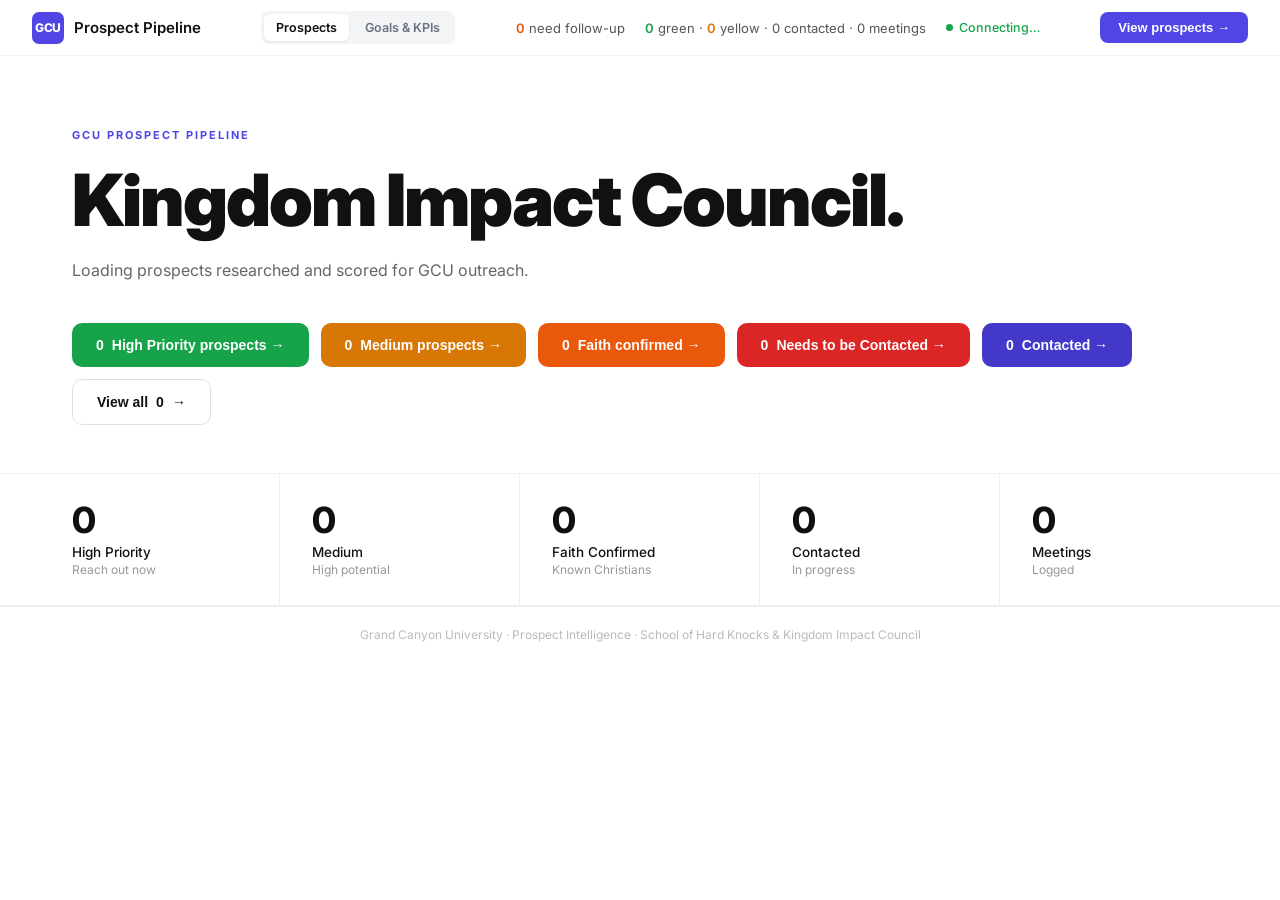
<file: index.html>
<!DOCTYPE html>
<html lang="en">
<head>
<meta charset="UTF-8"/>
<meta name="viewport" content="width=device-width, initial-scale=1.0"/>
<title>GCU Prospect Pipeline</title>
<link rel="preconnect" href="https://fonts.googleapis.com"/>
<link href="https://fonts.googleapis.com/css2?family=Inter:wght@300;400;500;600;700;800;900&display=swap" rel="stylesheet"/>
<link rel="stylesheet" href="styles.css"/>
</head>
<body>

<!-- Shown if config.js hasn't been connected to a Supabase project yet -->
<div id="connection-banner" class="connection-banner" style="display:none">
  Not connected to a database yet — changes won't save or sync. See README.md to finish setup.
</div>

<!-- NAV -->
<nav class="nav">
  <div class="nav-logo" onclick="showHero()">
    <div class="nav-logo-box">GCU</div>
    <span class="nav-logo-text" id="nav-logo-text">Prospect Pipeline</span>
  </div>
  <div class="nav-tabs">
    <button class="nav-tab" id="tab-prospects" onclick="showSection('prospects')">Prospects</button>
    <button class="nav-tab" id="tab-goals" onclick="showSection('goals')">Goals &amp; KPIs</button>
  </div>
  <div class="nav-center" id="nav-stats">
    <span><span class="nav-dot-orange" id="nav-followup">0</span> need follow-up</span>
    <span><span class="nav-dot-green" id="nav-green">0</span> green · <span class="nav-dot-yellow" id="nav-yellow">0</span> yellow · <span id="nav-contacted">0</span> contacted · <span id="nav-meetings">0</span> meetings</span>
    <span class="nav-live"><span class="nav-live-dot" id="nav-live-dot"></span><span id="nav-live-label">Connecting…</span></span>
  </div>
  <button class="btn-view-prospects" onclick="showList('all')">View prospects →</button>
</nav>

<!-- HERO PAGE -->
<div id="page-hero">
  <div class="hero">
    <div class="hero-label" id="hero-label">GCU Prospect Pipeline</div>
    <div class="hero-title" id="hero-title">Kingdom Impact Council.</div>
    <div class="hero-sub" id="hero-sub">Loading prospects researched and scored for GCU outreach.</div>
    <div class="hero-ctas">
      <button class="cta-btn cta-green" onclick="showList('high')"><span id="cta-green-count">0</span> High Priority prospects →</button>
      <button class="cta-btn cta-yellow" onclick="showList('medium')"><span id="cta-yellow-count">0</span> Medium prospects →</button>
      <button class="cta-btn cta-orange" onclick="showList('faith')"><span id="cta-faith-count">0</span> Faith confirmed →</button>
      <button class="cta-btn cta-red" onclick="showList('needscontact')"><span id="cta-needed-count">0</span> Needs to be Contacted →</button>
      <button class="cta-btn cta-blue" onclick="showList('contacted')"><span id="cta-contacted-count">0</span> Contacted →</button>
      <button class="cta-btn cta-outline" onclick="showList('all')">View all <span id="cta-all-count">0</span> →</button>
    </div>
  </div>
  <div class="stat-bar">
    <div class="stat-bar-inner">
      <div class="stat-tile">
        <div class="stat-num" id="st-high">0</div>
        <div class="stat-name">High Priority</div>
        <div class="stat-desc">Reach out now</div>
      </div>
      <div class="stat-tile">
        <div class="stat-num" id="st-medium">0</div>
        <div class="stat-name">Medium</div>
        <div class="stat-desc">High potential</div>
      </div>
      <div class="stat-tile">
        <div class="stat-num" id="st-faith">0</div>
        <div class="stat-name">Faith Confirmed</div>
        <div class="stat-desc">Known Christians</div>
      </div>
      <div class="stat-tile">
        <div class="stat-num" id="st-contacted">0</div>
        <div class="stat-name">Contacted</div>
        <div class="stat-desc">In progress</div>
      </div>
      <div class="stat-tile">
        <div class="stat-num" id="st-meetings">0</div>
        <div class="stat-name">Meetings</div>
        <div class="stat-desc">Logged</div>
      </div>
    </div>
  </div>
</div>

<!-- LIST VIEW -->
<div class="list-view" id="page-list">
  <div class="list-header">
    <div>
      <button class="list-back" onclick="showHero()">← Back</button>
      <div class="list-title-row" style="margin-top:8px">
        <div class="list-title" id="list-title">All Prospects</div>
        <span class="list-count-badge badge-all" id="list-badge">0</span>
      </div>
    </div>
    <button class="add-btn" onclick="openForm()">+ Add Prospect</button>
  </div>
  <div class="list-controls">
    <input class="list-search" id="list-search" placeholder="Search name, company, category…" oninput="renderList()">
    <select class="list-filter" id="list-cat" onchange="renderList()"><option value="">All Categories</option></select>
    <select class="list-filter" id="list-source" onchange="renderList()">
      <option value="">Both Lists</option>
      <option value="SOHK">School of Hard Knocks</option>
      <option value="KIC">Kingdom Impact Council</option>
    </select>
    <select class="list-filter" id="list-faith" onchange="renderList()">
      <option value="">All Prospects</option>
      <option value="faith">Faith Confirmed</option>
    </select>
    <select class="list-filter" id="list-az" onchange="renderList()">
      <option value="">All Locations</option>
      <option value="az">Arizona Only</option>
    </select>
    <select class="list-filter" id="list-tier" onchange="renderList()">
      <option value="">All Tiers</option>
      <option value="Whale">Whale</option>
      <option value="Review">Review</option>
      <option value="Contact">Contact</option>
    </select>
    <select class="list-filter" id="list-stage" onchange="renderList()">
      <option value="">All Stages</option>
      <option value="none">Not Started</option>
      <option value="Needs to be Contacted">Needs to be Contacted</option>
      <option value="Emailed">Emailed</option>
      <option value="Interested">Interested</option>
      <option value="Met with">Met with</option>
      <option value="Confirmed">Confirmed</option>
    </select>
    <select class="list-filter" id="list-followup" onchange="renderList()">
      <option value="">All</option>
      <option value="followup">Needs Follow-up</option>
    </select>
    <input type="text" id="email-search" class="list-filter" placeholder="Search by email..." oninput="renderList()" style="width:160px"/>
  </div>
  <div class="prospect-list" id="prospect-list"></div>
</div>

<!-- DETAIL VIEW -->
<div class="detail-view" id="page-detail">
  <button class="detail-back" id="detail-back-btn" onclick="showList()">← Back to prospects</button>
  <div class="detail-nav">
    <div>
      <div class="detail-name" id="d-name"></div>
      <div class="detail-role" id="d-role"></div>
      <div class="detail-org" id="d-org"></div>
    </div>
    <div style="display:flex;flex-direction:column;align-items:flex-end;gap:10px">
      <div class="detail-progress-wrap">
        <span id="d-score-label"></span>
        <div class="detail-progress-bar"><div class="detail-progress-fill" id="d-progress"></div></div>
        <span>out of 100</span>
      </div>
      <div class="detail-nav-arrows">
        <button class="arrow-btn" id="btn-prev" onclick="navigateDetail(-1)">← Prev</button>
        <span class="arrow-counter" id="d-counter"></span>
        <button class="arrow-btn" id="btn-next" onclick="navigateDetail(1)">Next →</button>
      </div>
    </div>
  </div>
  <div class="detail-badges" id="d-badges"></div>
  <div class="detail-body">
    <div class="detail-main">
      <div>
        <div class="detail-origin-notes" id="d-origin-notes"></div>
        <div class="detail-notable" id="d-notable" style="display:none"></div>
        <div class="detail-section-label">BIOGRAPHY</div>
        <div class="detail-bio" id="d-bio"></div>
      </div>

      <div>
        <div class="detail-section-label">TOUCHPOINTS</div>
        <div class="touchpoint-last" id="d-touchpoints-last"></div>
        <div class="touchpoint-list" id="d-touchpoints-list"></div>
        <div class="touchpoint-form">
          <select id="tp-type" class="touchpoint-select">
            <option>Email</option><option>Call</option><option>Meeting</option><option>Text</option><option>Other</option>
          </select>
          <input type="date" id="tp-date" class="touchpoint-date"/>
          <input type="text" id="tp-logged-by" class="touchpoint-name" placeholder="Logged by…"/>
          <textarea id="tp-note" class="touchpoint-note-input" placeholder="What happened? (optional)"></textarea>
          <button class="touchpoint-add-btn" onclick="addTouchpoint()">+ Log Touchpoint</button>
        </div>
      </div>

      <div>
        <div class="detail-section-label">RECENT NEWS</div>
        <div class="detail-news-box" id="d-news"></div>
      </div>
      <div id="d-verified-wrap" style="display:none">
        <div class="detail-section-label">VERIFIED SOURCES & ARTICLES</div>
        <div class="detail-verified-box" id="d-verified"></div>
      </div>
    </div>
    <div class="detail-sidebar">
      <div class="sidebar-card sidebar-card-high" id="d-approach-card">
        <div class="sidebar-card-label">BEST APPROACH</div>
        <div class="sidebar-card-text" id="d-approach"></div>
      </div>
      <div class="sidebar-card" id="d-draftemail-card" style="display:none">
        <div class="sidebar-card-label">DRAFT EMAIL</div>
        <div class="sidebar-card-text" id="d-draftemail" style="white-space:pre-wrap"></div>
        <button class="email-save-btn" id="d-draftemail-copy" onclick="copyDraftEmail()">Copy Draft</button>
      </div>
      <div class="sidebar-card" id="d-contact-card">
        <div class="sidebar-card-label">CONTACT INFORMATION</div>
        <div class="email-input-wrap">
          <label>Primary Email</label>
          <div id="d-email1-display" class="email-locked-display" style="display:none" ondblclick="unlockEmail(1)">
            <span class="email-lock-icon">&#9679;</span>
            <span class="email-val" id="d-email1-val"></span>
            <span class="email-hint">double-click to edit</span>
          </div>
          <input type="email" class="email-edit-input" id="d-email1" placeholder="Enter email address..."/>
        </div>
        <div class="email-input-wrap">
          <label>Secondary Email</label>
          <div id="d-email2-display" class="email-locked-display" style="display:none" ondblclick="unlockEmail(2)">
            <span class="email-lock-icon">&#9679;</span>
            <span class="email-val" id="d-email2-val"></span>
            <span class="email-hint">double-click to edit</span>
          </div>
          <input type="email" class="email-edit-input" id="d-email2" placeholder="Enter secondary email..."/>
        </div>
        <button class="email-save-btn" id="email-save-btn" onclick="saveEmails()">Save Emails</button>
      </div>
      <div class="sidebar-card" id="d-gcu-card">
        <div class="sidebar-card-label">GCU CONNECTION</div>
        <div class="sidebar-card-text" id="d-gcu"></div>
      </div>
      <div class="sidebar-card">
        <div class="sidebar-card-label">FAITH SIGNAL</div>
        <div class="sidebar-card-text" id="d-faith"></div>
        <label class="faith-confirm-toggle">
          <input type="checkbox" id="d-faith-confirmed-check" onchange="toggleFaithConfirmed(this.checked)"/>
          Mark as Faith Confirmed
        </label>
      </div>
      <div class="sidebar-card">
        <div class="sidebar-card-label">TAGS</div>
        <div class="sidebar-tags" id="d-tags"></div>
      </div>
    </div>
  </div>
</div>

<!-- FORM MODAL -->
<div class="form-overlay" id="form-overlay">
  <div class="form-modal">
    <div class="form-modal-header">
      <span class="form-modal-title" id="form-title">Add Prospect</span>
      <button class="form-modal-close" onclick="closeForm()">×</button>
    </div>
    <div class="form-body">
      <div class="form-row">
        <div class="form-group"><label class="form-label">Name *</label><input class="form-input" id="f-name" placeholder="Full name"></div>
        <div class="form-group"><label class="form-label">Role / Title</label><input class="form-input" id="f-role" placeholder="CEO, Founder…"></div>
      </div>
      <div class="form-row">
        <div class="form-group"><label class="form-label">Company / Org</label><input class="form-input" id="f-org" placeholder="Organization"></div>
        <div class="form-group"><label class="form-label">List</label>
          <select class="form-select" id="f-list">
            <option value="SOHK">School of Hard Knocks</option>
            <option value="KIC">Kingdom Impact Council</option>
          </select>
        </div>
      </div>
      <div class="form-row">
        <div class="form-group"><label class="form-label">Category</label>
          <input class="form-input" id="f-category" list="category-suggestions" placeholder="e.g. Entrepreneur, Faith Leader…">
          <datalist id="category-suggestions"></datalist>
        </div>
        <div class="form-group"><label class="form-label">Priority</label>
          <select class="form-select" id="f-priority">
            <option value="high">High Priority</option>
            <option value="medium" selected>Medium</option>
            <option value="low">Low</option>
          </select>
        </div>
      </div>
      <div class="form-row">
        <div class="form-group full"><label class="form-label">Location</label><input class="form-input" id="f-location" placeholder="City, State"></div>
      </div>
      <div class="form-group full"><label class="form-label">Email / Contact</label><input class="form-input" id="f-email" placeholder="email@domain.com"></div>
      <div class="form-group full"><label class="form-label">Biography</label><textarea class="form-textarea" id="f-bio" placeholder="Background, achievements, net worth…"></textarea></div>
      <div class="form-group full"><label class="form-label">Best Approach</label><textarea class="form-textarea" id="f-approach" placeholder="How to reach them, warmest intro path…"></textarea></div>
      <div class="form-group full"><label class="form-label">Faith Signal</label><textarea class="form-textarea" id="f-faith" placeholder="Known faith background, church, public statements…" style="min-height:60px"></textarea></div>
      <div class="form-group full"><label class="form-label">GCU Connection / Angle</label><textarea class="form-textarea" id="f-angle" placeholder="Why they'd care about GCU…" style="min-height:60px"></textarea></div>
      <div class="form-group full"><label class="form-label">Tags (comma-separated)</label><input class="form-input" id="f-tags" placeholder="e.g. Billionaire, Arizona, Faith Leader"></div>
    </div>
    <div class="form-footer">
      <button class="btn-cancel" onclick="closeForm()">Cancel</button>
      <button class="btn-save" onclick="savePerson()">Save Prospect</button>
    </div>
  </div>
</div>

<footer>Grand Canyon University · Prospect Intelligence · School of Hard Knocks &amp; Kingdom Impact Council</footer>

<!-- GOALS / KPIs PAGE -->
<div class="goals-view" id="page-goals" style="display:none">
  <div class="list-header">
    <div class="list-title">Goals &amp; KPIs</div>
  </div>
  <div class="goal-form">
    <input type="text" id="goal-title" class="goal-title-input" placeholder="Goal or KPI description…"/>
    <input type="date" id="goal-due-date" class="goal-date-input"/>
    <button class="touchpoint-add-btn" onclick="addGoal()">+ Add Goal</button>
  </div>
  <div class="goal-section-label">OPEN</div>
  <div id="goals-open-list" class="goals-list"></div>
  <div class="goal-section-label">COMPLETED</div>
  <div id="goals-done-list" class="goals-list"></div>
</div>

<script type="module" src="app.js"></script>
</body>
</html>
</file>
<file: styles.css>
*,*::before,*::after{box-sizing:border-box;margin:0;padding:0}
html,body{height:100%;font-family:'Inter',system-ui,sans-serif;background:#fff;color:#111;-webkit-font-smoothing:antialiased}
::-webkit-scrollbar{width:5px}
::-webkit-scrollbar-track{background:transparent}
::-webkit-scrollbar-thumb{background:#ddd;border-radius:10px}

/* NAV */
.nav{position:sticky;top:0;z-index:100;background:#fff;border-bottom:1px solid #f0f0f0;padding:0 32px;height:56px;display:flex;align-items:center;justify-content:space-between}
.nav-logo{display:flex;align-items:center;gap:10px;cursor:pointer;text-decoration:none}
.nav-logo:hover .nav-logo-box{background:#4338ca}
.nav-logo-box{width:32px;height:32px;background:#4f46e5;border-radius:7px;display:flex;align-items:center;justify-content:center;font-size:12px;font-weight:800;color:#fff;letter-spacing:-0.5px;transition:background 0.15s}
.nav-logo-text{font-size:15px;font-weight:600;color:#111}
.nav-center{display:flex;align-items:center;gap:20px;font-size:13px;color:#555}
.nav-dot-green{color:#16a34a;font-weight:600}
.nav-dot-yellow{color:#d97706;font-weight:600}
.nav-dot-orange{color:#ea580c;font-weight:600}
.nav-live{display:flex;align-items:center;gap:6px;font-size:12.5px;color:#16a34a;font-weight:500}
.nav-live-dot{width:7px;height:7px;border-radius:50%;background:#16a34a;animation:pulse 2s infinite}
@keyframes pulse{0%,100%{opacity:1}50%{opacity:0.4}}
.btn-view-prospects{background:#4f46e5;color:#fff;border:none;padding:8px 18px;border-radius:8px;font-size:13px;font-weight:600;cursor:pointer;transition:background 0.15s}
.btn-view-prospects:hover{background:#4338ca}

/* HERO */
.hero{max-width:1200px;margin:0 auto;padding:72px 32px 48px}
.hero-label{font-size:11px;font-weight:700;letter-spacing:2px;text-transform:uppercase;color:#4f46e5;margin-bottom:20px}
.hero-title{font-size:clamp(42px,6vw,72px);font-weight:900;line-height:1.05;letter-spacing:-2px;color:#111;margin-bottom:20px}
.hero-sub{font-size:16px;color:#666;line-height:1.6;max-width:480px;margin-bottom:40px}
.hero-ctas{display:flex;flex-wrap:wrap;gap:12px}
.cta-btn{padding:14px 24px;border-radius:10px;font-size:14px;font-weight:700;cursor:pointer;border:none;display:flex;align-items:center;gap:8px;transition:opacity 0.15s,transform 0.15s}
.cta-btn:hover{opacity:0.9;transform:translateY(-1px)}
.cta-green{background:#16a34a;color:#fff}
.cta-yellow{background:#d97706;color:#fff}
.cta-orange{background:#ea580c;color:#fff}
.cta-red{background:#dc2626;color:#fff}
.cta-blue{background:#4338ca;color:#fff}
.cta-outline{background:#fff;color:#111;border:1.5px solid #e0e0e0}

/* STAT TILES */
.stat-bar{border-top:1px solid #f0f0f0;border-bottom:1px solid #f0f0f0}
.stat-bar-inner{max-width:1200px;margin:0 auto;display:grid;grid-template-columns:repeat(5,1fr)}
.stat-tile{padding:28px 32px;border-right:1px solid #f0f0f0}
.stat-tile:last-child{border-right:none}
.stat-num{font-size:36px;font-weight:800;letter-spacing:-1.5px;color:#111;line-height:1}
.stat-name{font-size:13.5px;font-weight:500;color:#111;margin-top:6px}
.stat-desc{font-size:12px;color:#999;margin-top:2px}

/* LIST VIEW */
.list-view{max-width:1200px;margin:0 auto;padding:48px 32px 80px;display:none}
.list-view.active{display:block}

.list-header{display:flex;align-items:center;justify-content:space-between;margin-bottom:24px;gap:16px;flex-wrap:wrap}
.list-back{display:flex;align-items:center;gap:8px;font-size:14px;font-weight:500;color:#555;cursor:pointer;background:none;border:none;padding:0}
.list-back:hover{color:#111}
.list-title-row{display:flex;align-items:center;gap:12px}
.list-title{font-size:24px;font-weight:800;letter-spacing:-0.5px}
.list-count-badge{padding:4px 12px;border-radius:20px;font-size:12px;font-weight:700}
.badge-green{background:#dcfce7;color:#16a34a}
.badge-yellow{background:#fef3c7;color:#d97706}
.badge-orange{background:#fff7ed;color:#ea580c}
.badge-all{background:#f3f4f6;color:#374151}

.list-controls{display:flex;gap:10px;flex-wrap:wrap;margin-bottom:20px}
.list-search{flex:1;min-width:200px;padding:9px 14px;border:1.5px solid #e8e8e8;border-radius:8px;font-size:13.5px;font-family:'Inter',sans-serif;outline:none;transition:border-color 0.2s}
.list-search:focus{border-color:#4f46e5}
.list-filter{padding:9px 12px;border:1.5px solid #e8e8e8;border-radius:8px;font-size:13px;font-family:'Inter',sans-serif;outline:none;cursor:pointer;background:#fff;transition:border-color 0.2s}
.list-filter:focus{border-color:#4f46e5}
.add-btn{padding:9px 16px;background:#111;color:#fff;border:none;border-radius:8px;font-size:13px;font-weight:600;cursor:pointer;display:flex;align-items:center;gap:6px;white-space:nowrap}
.add-btn:hover{background:#333}

/* PROSPECT ROWS */
.prospect-list{display:flex;flex-direction:column;gap:1px;background:#f0f0f0;border-radius:12px;overflow:hidden;border:1px solid #e8e8e8}
.prospect-row{background:#fff;padding:18px 22px;display:flex;align-items:center;gap:16px;cursor:pointer;transition:background 0.1s}
.prospect-row:hover{background:#fafafa}
.prospect-row:first-child{border-radius:12px 12px 0 0}
.prospect-row:last-child{border-radius:0 0 12px 12px}
.row-avatar{width:40px;height:40px;border-radius:10px;background:linear-gradient(135deg,#111,#333);display:flex;align-items:center;justify-content:center;font-size:14px;font-weight:700;color:#fff;flex-shrink:0}
.row-info{flex:1;min-width:0}
.row-name{font-size:14.5px;font-weight:600;color:#111}
.row-sub{font-size:12.5px;color:#777;margin-top:1px;white-space:nowrap;overflow:hidden;text-overflow:ellipsis}
.row-location{font-size:11.5px;color:#4f46e5;font-weight:600;margin-top:1px;letter-spacing:0.2px}
.row-right{display:flex;align-items:center;gap:10px;flex-shrink:0}
.row-score{font-size:12px;font-weight:700;padding:3px 9px;border-radius:20px}
.score-green{background:#dcfce7;color:#16a34a}
.score-yellow{background:#fef3c7;color:#d97706}
.score-low{background:#f3f4f6;color:#6b7280}
.row-faith{font-size:11px;background:#ede9fe;color:#7c3aed;padding:2px 8px;border-radius:20px;font-weight:600}
.row-arrow{color:#ccc;font-size:16px}
.row-actions{display:flex;gap:5px}
.row-btn{padding:4px 10px;border-radius:5px;font-size:11px;font-weight:600;cursor:pointer;border:none}
.row-btn-edit{background:#f3f4f6;color:#374151}
.row-btn-edit:hover{background:#e5e7eb}
.row-btn-del{background:#fee2e2;color:#dc2626}
.row-btn-del:hover{background:#fecaca}

/* DETAIL VIEW */
.detail-view{display:none;max-width:1200px;margin:0 auto;padding:40px 32px 80px}
.detail-view.active{display:block}
.detail-back{display:inline-flex;align-items:center;gap:8px;font-size:14px;font-weight:500;color:#555;cursor:pointer;background:none;border:none;padding:0;margin-bottom:24px}
.detail-back:hover{color:#111}
.detail-nav{display:flex;align-items:center;justify-content:space-between;margin-bottom:32px;flex-wrap:wrap;gap:12px}
.detail-progress-wrap{display:flex;align-items:center;gap:10px;font-size:13px;color:#888}
.detail-progress-bar{width:120px;height:6px;background:#f0f0f0;border-radius:10px;overflow:hidden}
.detail-progress-fill{height:100%;background:#16a34a;border-radius:10px;transition:width 0.3s}
.detail-name{font-size:clamp(28px,4vw,42px);font-weight:900;letter-spacing:-1px;color:#111;margin-bottom:6px}
.detail-role{font-size:16px;color:#444;font-weight:400;margin-bottom:4px}
.detail-org{font-size:14px;color:#888}
.detail-badges{display:flex;gap:10px;margin:16px 0;flex-wrap:wrap}
.detail-badge{padding:6px 14px;border-radius:20px;font-size:12px;font-weight:600;display:flex;align-items:center;gap:6px;cursor:pointer;border:none}
.badge-status{background:#f3f4f6;color:#111;border:1.5px solid #e0e0e0}
.badge-reach-green{background:#16a34a;color:#fff}
.badge-reach-yellow{background:#d97706;color:#fff}
.detail-body{display:grid;grid-template-columns:1fr 340px;gap:32px;margin-top:28px}
@media(max-width:900px){.detail-body{grid-template-columns:1fr}}
.detail-main{display:flex;flex-direction:column;gap:32px}
.detail-section-label{font-size:10.5px;font-weight:700;letter-spacing:2px;text-transform:uppercase;color:#999;margin-bottom:14px}
.detail-bio{font-size:15px;line-height:1.75;color:#333}
.detail-news-box{background:#fafafa;border:1px solid #f0f0f0;border-radius:10px;padding:18px 20px}
.detail-news-empty{font-size:13.5px;color:#888;margin-bottom:10px}
.detail-news-link{display:inline-flex;align-items:center;gap:6px;font-size:13px;font-weight:500;color:#4f46e5;text-decoration:none}
.detail-news-link:hover{text-decoration:underline}
.detail-news-item{padding:12px 0;border-bottom:1px solid #f0f0f0;display:flex;align-items:flex-start;justify-content:space-between;gap:12px}
.detail-news-item:last-child{border-bottom:none}
.detail-news-date{font-size:11px;color:#999;white-space:nowrap;margin-top:3px}
.detail-news-title{font-size:13.5px;color:#111;line-height:1.4}
.detail-news-source{font-size:11.5px;color:#888;margin-top:2px}
.detail-sidebar{display:flex;flex-direction:column;gap:16px}
.sidebar-card{background:#fafafa;border:1px solid #f0f0f0;border-radius:12px;padding:20px}
.sidebar-card-high{background:#fffbeb;border-color:#fde68a}
.sidebar-card-label{font-size:10px;font-weight:700;letter-spacing:2px;text-transform:uppercase;color:#999;margin-bottom:10px;display:flex;align-items:center;gap:6px}
.sidebar-card-text{font-size:13.5px;line-height:1.65;color:#333}
.sidebar-score{display:flex;align-items:center;gap:10px;margin-bottom:8px}
.sidebar-score-num{font-size:38px;font-weight:900;letter-spacing:-2px;color:#111;line-height:1}
.sidebar-score-label{font-size:12px;color:#888}
.score-bar-wrap{background:#f0f0f0;border-radius:10px;height:8px;overflow:hidden;margin-bottom:6px}
.score-bar-fill{height:100%;border-radius:10px;transition:width 0.4s}
.bar-green{background:#16a34a}
.bar-yellow{background:#d97706}
.bar-low{background:#9ca3af}
.sidebar-tags{display:flex;flex-wrap:wrap;gap:6px}
.sidebar-tag{padding:4px 11px;border-radius:20px;font-size:11.5px;font-weight:500;background:#f3f4f6;color:#555}
.sidebar-tag-faith{background:#ede9fe;color:#7c3aed}

/* FORM MODAL */
.form-overlay{display:none;position:fixed;inset:0;background:rgba(0,0,0,0.5);z-index:300;align-items:center;justify-content:center;padding:24px}
.form-overlay.open{display:flex}
.form-modal{background:#fff;border-radius:16px;width:100%;max-width:540px;max-height:90vh;overflow-y:auto;box-shadow:0 20px 60px rgba(0,0,0,0.25)}
.form-modal-header{background:#111;padding:18px 22px;border-radius:16px 16px 0 0;display:flex;align-items:center;justify-content:space-between}
.form-modal-title{font-size:15px;font-weight:600;color:#fff}
.form-modal-close{width:28px;height:28px;background:rgba(255,255,255,0.1);border:none;border-radius:6px;color:#fff;font-size:16px;cursor:pointer;display:flex;align-items:center;justify-content:center}
.form-body{padding:20px 22px;display:flex;flex-direction:column;gap:11px}
.form-row{display:grid;grid-template-columns:1fr 1fr;gap:11px}
.form-group{display:flex;flex-direction:column;gap:4px}
.form-group.full{grid-column:1/-1}
.form-label{font-size:11px;font-weight:700;letter-spacing:0.8px;text-transform:uppercase;color:#333}
.form-input,.form-textarea,.form-select{padding:9px 11px;border:1.5px solid #e8e8e8;border-radius:8px;font-family:'Inter',sans-serif;font-size:13.5px;color:#111;background:#fafafa;outline:none;transition:border-color 0.2s}
.form-input:focus,.form-textarea:focus,.form-select:focus{border-color:#4f46e5;background:#fff}
.form-textarea{min-height:76px;resize:vertical;line-height:1.5}
.form-footer{padding:14px 22px 20px;border-top:1px solid #f0f0f0;display:flex;justify-content:flex-end;gap:8px}
.btn-cancel{padding:8px 16px;border:1.5px solid #e8e8e8;border-radius:8px;background:transparent;font-family:'Inter',sans-serif;font-size:13px;font-weight:500;cursor:pointer;color:#555}
.btn-cancel:hover{background:#f9f9f9}
.btn-save{padding:8px 20px;background:#111;color:#fff;border:none;border-radius:8px;font-family:'Inter',sans-serif;font-size:13px;font-weight:600;cursor:pointer}
.btn-save:hover{background:#333}

/* EMPTY */
.empty-state{text-align:center;padding:60px 20px;color:#aaa;font-size:14px}

footer{text-align:center;padding:20px;font-size:12px;color:#bbb;border-top:1px solid #f0f0f0}

.detail-nav-arrows{display:flex;align-items:center;gap:8px}
.arrow-btn{padding:7px 14px;border:1.5px solid #e0e0e0;border-radius:8px;background:#fff;font-family:'Inter',sans-serif;font-size:13px;font-weight:500;color:#111;cursor:pointer;display:flex;align-items:center;gap:6px;transition:all 0.15s}
.arrow-btn:hover:not(:disabled){background:#f5f5f5;border-color:#ccc}
.arrow-btn:disabled{opacity:0.35;cursor:not-allowed}
.arrow-counter{font-size:12px;color:#999;white-space:nowrap}

.status-select{padding:6px 28px 6px 12px;border:1.5px solid #e0e0e0;border-radius:8px;font-family:'Inter',sans-serif;font-size:13px;font-weight:500;color:#111;background:#fff;outline:none;cursor:pointer;appearance:auto;transition:border-color 0.2s}
.status-select:focus{border-color:#4f46e5}

@media(max-width:640px){
  .nav{padding:0 14px;height:52px}
  .nav-logo-text{display:none}
  .nav-center{display:none}
  .btn-view-prospects{font-size:12px;padding:7px 13px}
  .hero{padding:28px 16px 24px}
  .hero-title{font-size:36px;letter-spacing:-1.5px}
  .hero-sub{font-size:14px}
  .hero-ctas{gap:8px}
  .cta-btn{padding:11px 16px;font-size:13px}
  .stat-bar-inner{grid-template-columns:repeat(3,1fr)}
  .stat-tile:nth-child(4),.stat-tile:nth-child(5){display:none}
  .stat-tile{padding:16px 14px}
  .stat-num{font-size:26px}
  .controls-wrap{padding:10px 14px;top:52px}
  .controls{gap:8px}
  .list-search{font-size:13px}
  .list-filter{font-size:12px;padding:8px 10px}
  .add-btn{font-size:12px;padding:8px 12px}
  .list-view,.detail-view{padding:16px 14px 60px}
  .list-title{font-size:20px}
  .prospect-row{padding:14px 14px}
  .row-avatar{width:36px;height:36px;font-size:12px;border-radius:8px}
  .row-name{font-size:14px}
  .row-score{display:none}
  .row-arrow{display:none}
  .detail-nav{flex-direction:column;gap:12px;align-items:flex-start}
  .detail-nav > div:last-child{align-items:flex-start;width:100%}
  .detail-progress-wrap{flex-wrap:wrap;gap:6px}
  .detail-progress-bar{width:100px}
  .detail-nav-arrows{justify-content:flex-start}
  .detail-name{font-size:28px;letter-spacing:-0.5px}
  .detail-body{gap:20px}
  .sidebar-card{padding:14px}
  .detail-badges{flex-wrap:wrap;gap:8px}
  .status-select{font-size:12px}
  .form-body{padding:16px 16px}
  .form-row{grid-template-columns:1fr}
  .form-footer{padding:12px 16px 18px}
  .list-controls{gap:6px}
}

.tier-whale{background:#f5f3ff;color:#7c3aed;border:1px solid #ddd6fe;pointer-events:none}
.tier-review{background:#fffbeb;color:#b45309;border:1px solid #fde68a;pointer-events:none}
.tier-contact{background:#f0fdf4;color:#16a34a;border:1px solid #bbf7d0;pointer-events:none}
.tier-unset{background:#f3f4f6;color:#6b7280;border:1px solid #e5e7eb;pointer-events:none}
.row-tier{font-size:11px;padding:2px 8px;border-radius:20px;font-weight:600;white-space:nowrap;pointer-events:none}
.tier-select{padding:6px 28px 6px 10px;border-radius:8px;border:1.5px solid #e5e7eb;font-family:inherit;font-size:12px;font-weight:600;cursor:pointer;outline:none;appearance:none;background-image:url("data:image/svg+xml,%3Csvg xmlns='http://www.w3.org/2000/svg' width='12' height='12' viewBox='0 0 24 24' fill='none' stroke='%23888' stroke-width='2.5'%3E%3Cpolyline points='6 9 12 15 18 9'%3E%3C/polyline%3E%3C/svg%3E");background-repeat:no-repeat;background-position:right 8px center}
.tier-select.tw{background-color:#f5f3ff;color:#7c3aed;border-color:#ddd6fe}
.tier-select.tr{background-color:#fffbeb;color:#b45309;border-color:#fde68a}
.tier-select.tc{background-color:#f0fdf4;color:#16a34a;border-color:#bbf7d0}
.tier-select.tu{background-color:#f3f4f6;color:#6b7280;border-color:#e5e7eb}

.email-input-wrap { margin-top: 8px; }
.email-input-wrap label { font-size: 10px; font-weight: 700; letter-spacing: 1px; text-transform: uppercase; color: #bbb; display: block; margin-bottom: 4px; }
.email-edit-input { width: 100%; padding: 7px 10px; border: 1.5px solid #e8e8e8; border-radius: 7px; font-size: 13px; font-family: inherit; outline: none; color: #222; transition: all 0.2s; background: #fff; }
.email-edit-input:focus { border-color: #4f46e5; }
.email-edit-input.locked { border-color: #bbf7d0; background: #f0fdf4; color: #15803d; font-weight: 600; cursor: default; pointer-events: none; }
.email-locked-display { display: flex; align-items: center; gap: 8px; padding: 7px 10px; border: 1.5px solid #bbf7d0; border-radius: 7px; background: #f0fdf4; cursor: default; }
.email-locked-display .email-val { font-size: 13px; font-weight: 600; color: #15803d; flex: 1; }
.email-locked-display .email-lock-icon { font-size: 11px; color: #16a34a; flex-shrink: 0; }
.email-locked-display .email-hint { font-size: 10px; color: #86efac; flex-shrink: 0; }
.email-edit-input.unlocked { border-color: #fde68a; background: #fffbeb; color: #92400e; }
.email-save-btn { margin-top: 8px; padding: 6px 16px; background: #111; color: #fff; border: none; border-radius: 6px; font-size: 11px; font-weight: 600; cursor: pointer; font-family: inherit; transition: background 0.15s; }
.email-save-btn:hover { background: #333; }
.email-save-btn.saved { background: #16a34a; }

/* ============================================================================
   Added for: Supabase live-sync rebuild (connection banner, stage field,
   touchpoint tracker, follow-up badges)
   ============================================================================ */

.connection-banner {
  background: #fef3c7; color: #92400e; font-size: 13px; font-weight: 600;
  padding: 10px 16px; text-align: center; display: flex; justify-content: center;
}

.nav-tabs { display: flex; gap: 4px; background: #f3f4f6; border-radius: 8px; padding: 3px; }
.nav-tab {
  font-family: inherit; font-size: 12.5px; font-weight: 600; color: #6b7280;
  background: transparent; border: none; border-radius: 6px; padding: 6px 12px;
  cursor: pointer; transition: all 0.15s; white-space: nowrap;
}
.nav-tab:hover { color: #111; }
.nav-tab.nav-tab-active { background: #fff; color: #111; box-shadow: 0 1px 2px rgba(0,0,0,0.08); }

.nav-live-dot.nav-live-connecting { background: #f59e0b; }
.nav-live-dot.nav-live-offline { background: #d1d5db; }

.row-followup {
  font-size: 10px; font-weight: 700; color: #c2410c; background: #ffedd5;
  border-radius: 999px; padding: 3px 8px; white-space: nowrap;
}

.row-stage {
  font-size: 10px; font-weight: 700; border-radius: 999px; padding: 3px 8px; white-space: nowrap;
}
.stage-emailed { background: #e0e7ff; color: #4338ca; }
.stage-needed { background: #ffedd5; color: #c2410c; }
.stage-interested { background: #fef9c3; color: #854d0e; }
.stage-met { background: #dbeafe; color: #1d4ed8; }
.stage-confirmed { background: #dcfce7; color: #15803d; }
.stage-none { background: #f3f4f6; color: #6b7280; }

.stage-select {
  font-size: 11px; font-weight: 700; border-radius: 999px; padding: 5px 10px;
  border: none; cursor: pointer; font-family: inherit; margin-right: 6px;
}
.stage-select.stage-emailed { background: #e0e7ff; color: #4338ca; }
.stage-select.stage-needed { background: #ffedd5; color: #c2410c; }
.stage-select.stage-interested { background: #fef9c3; color: #854d0e; }
.stage-select.stage-met { background: #dbeafe; color: #1d4ed8; }
.stage-select.stage-confirmed { background: #dcfce7; color: #15803d; }
.stage-select.stage-none { background: #f3f4f6; color: #6b7280; }

.detail-badge.badge-followup { background: #ffedd5; color: #c2410c; }

.touchpoint-last { font-size: 12px; color: #6b7280; margin-bottom: 10px; font-weight: 600; }

.touchpoint-list { display: flex; flex-direction: column; gap: 8px; margin-bottom: 14px; }
.touchpoint-empty { font-size: 13px; color: #9ca3af; font-style: italic; margin-bottom: 14px; }

.touchpoint-item {
  display: flex; align-items: flex-start; gap: 10px; background: #f9fafb;
  border: 1px solid #eee; border-radius: 8px; padding: 10px 12px;
}
.touchpoint-type-badge {
  font-size: 10px; font-weight: 700; border-radius: 6px; padding: 4px 8px;
  white-space: nowrap; flex-shrink: 0;
}
.tp-email { background: #e0e7ff; color: #4338ca; }
.tp-call { background: #fef9c3; color: #854d0e; }
.tp-meeting { background: #dcfce7; color: #15803d; }
.tp-text { background: #fce7f3; color: #be185d; }
.tp-other { background: #f3f4f6; color: #6b7280; }

.touchpoint-body { flex: 1; min-width: 0; }
.touchpoint-meta { font-size: 11px; color: #9ca3af; font-weight: 600; margin-bottom: 2px; }
.touchpoint-note { font-size: 13px; color: #374151; line-height: 1.4; }
.touchpoint-del {
  background: none; border: none; color: #d1d5db; cursor: pointer; font-size: 16px;
  line-height: 1; flex-shrink: 0;
}
.touchpoint-del:hover { color: #ef4444; }

.touchpoint-form {
  display: grid; grid-template-columns: 1fr 1fr; gap: 8px; background: #fff;
  border: 1px solid #eee; border-radius: 8px; padding: 12px;
}
.touchpoint-select, .touchpoint-date, .touchpoint-name {
  font-family: inherit; font-size: 13px; padding: 7px 10px; border: 1px solid #ddd;
  border-radius: 6px; background: #fff;
}
.touchpoint-note-input {
  grid-column: 1 / -1; font-family: inherit; font-size: 13px; padding: 8px 10px;
  border: 1px solid #ddd; border-radius: 6px; min-height: 50px; resize: vertical;
}
.touchpoint-add-btn {
  grid-column: 1 / -1; background: #111; color: #fff; border: none; border-radius: 6px;
  padding: 9px; font-size: 12px; font-weight: 700; cursor: pointer; font-family: inherit;
}
.touchpoint-add-btn:hover { background: #333; }

.detail-origin-notes { display: flex; gap: 8px; margin-bottom: 10px; flex-wrap: wrap; }
.origin-note {
  font-size: 11px; font-weight: 700; border-radius: 999px; padding: 4px 10px; white-space: nowrap;
}
.origin-SOHK { background: #fef3c7; color: #92400e; }
.origin-KIC { background: #ede9fe; color: #5b21b6; }
.origin-added { background: #d1fae5; color: #065f46; }

.faith-confirm-toggle {
  display: flex; align-items: center; gap: 6px; margin-top: 10px; font-size: 12.5px;
  color: #374151; font-weight: 600; cursor: pointer;
}
.faith-confirm-toggle input { cursor: pointer; }

/* Goals / KPIs page */
.goals-view { max-width: 900px; margin: 0 auto; padding: 32px 24px; }
.goal-form {
  display: grid; grid-template-columns: 1fr 160px auto; gap: 8px; background: #f9fafb;
  border: 1px solid #eee; border-radius: 10px; padding: 14px; margin: 20px 0 28px;
}
.goal-title-input, .goal-date-input {
  font-family: inherit; font-size: 13.5px; padding: 9px 12px; border: 1px solid #ddd;
  border-radius: 8px; background: #fff;
}
.goal-section-label {
  font-size: 11px; font-weight: 700; color: #9ca3af; letter-spacing: 0.5px; margin: 18px 0 8px;
}
.goals-list { display: flex; flex-direction: column; gap: 8px; }
.goal-row {
  display: flex; align-items: flex-start; gap: 12px; background: #fff; border: 1px solid #eee;
  border-radius: 8px; padding: 12px 14px;
}
.goal-row input[type="checkbox"] { margin-top: 3px; width: 16px; height: 16px; cursor: pointer; }
.goal-row-text { flex: 1; min-width: 0; }
.goal-row-title { font-size: 14px; font-weight: 600; color: #111; }
.goal-row-meta { font-size: 11.5px; color: #9ca3af; margin-top: 2px; font-weight: 600; }
.goal-row-done .goal-row-title { text-decoration: line-through; color: #9ca3af; }
.goal-row-overdue .goal-row-meta { color: #dc2626; }

.detail-notable {
  font-size: 13px; font-style: italic; color: #4f46e5; margin-bottom: 10px;
  padding: 8px 12px; background: #eef2ff; border-radius: 6px; border-left: 3px solid #4f46e5;
}

.detail-verified-box { display: flex; flex-direction: column; gap: 6px; }
.detail-verified-link {
  font-size: 12.5px; color: #4f46e5; text-decoration: none; word-break: break-all;
  display: block; padding: 6px 0; border-bottom: 1px solid #f3f4f6;
}
.detail-verified-link:hover { text-decoration: underline; }
</file>
